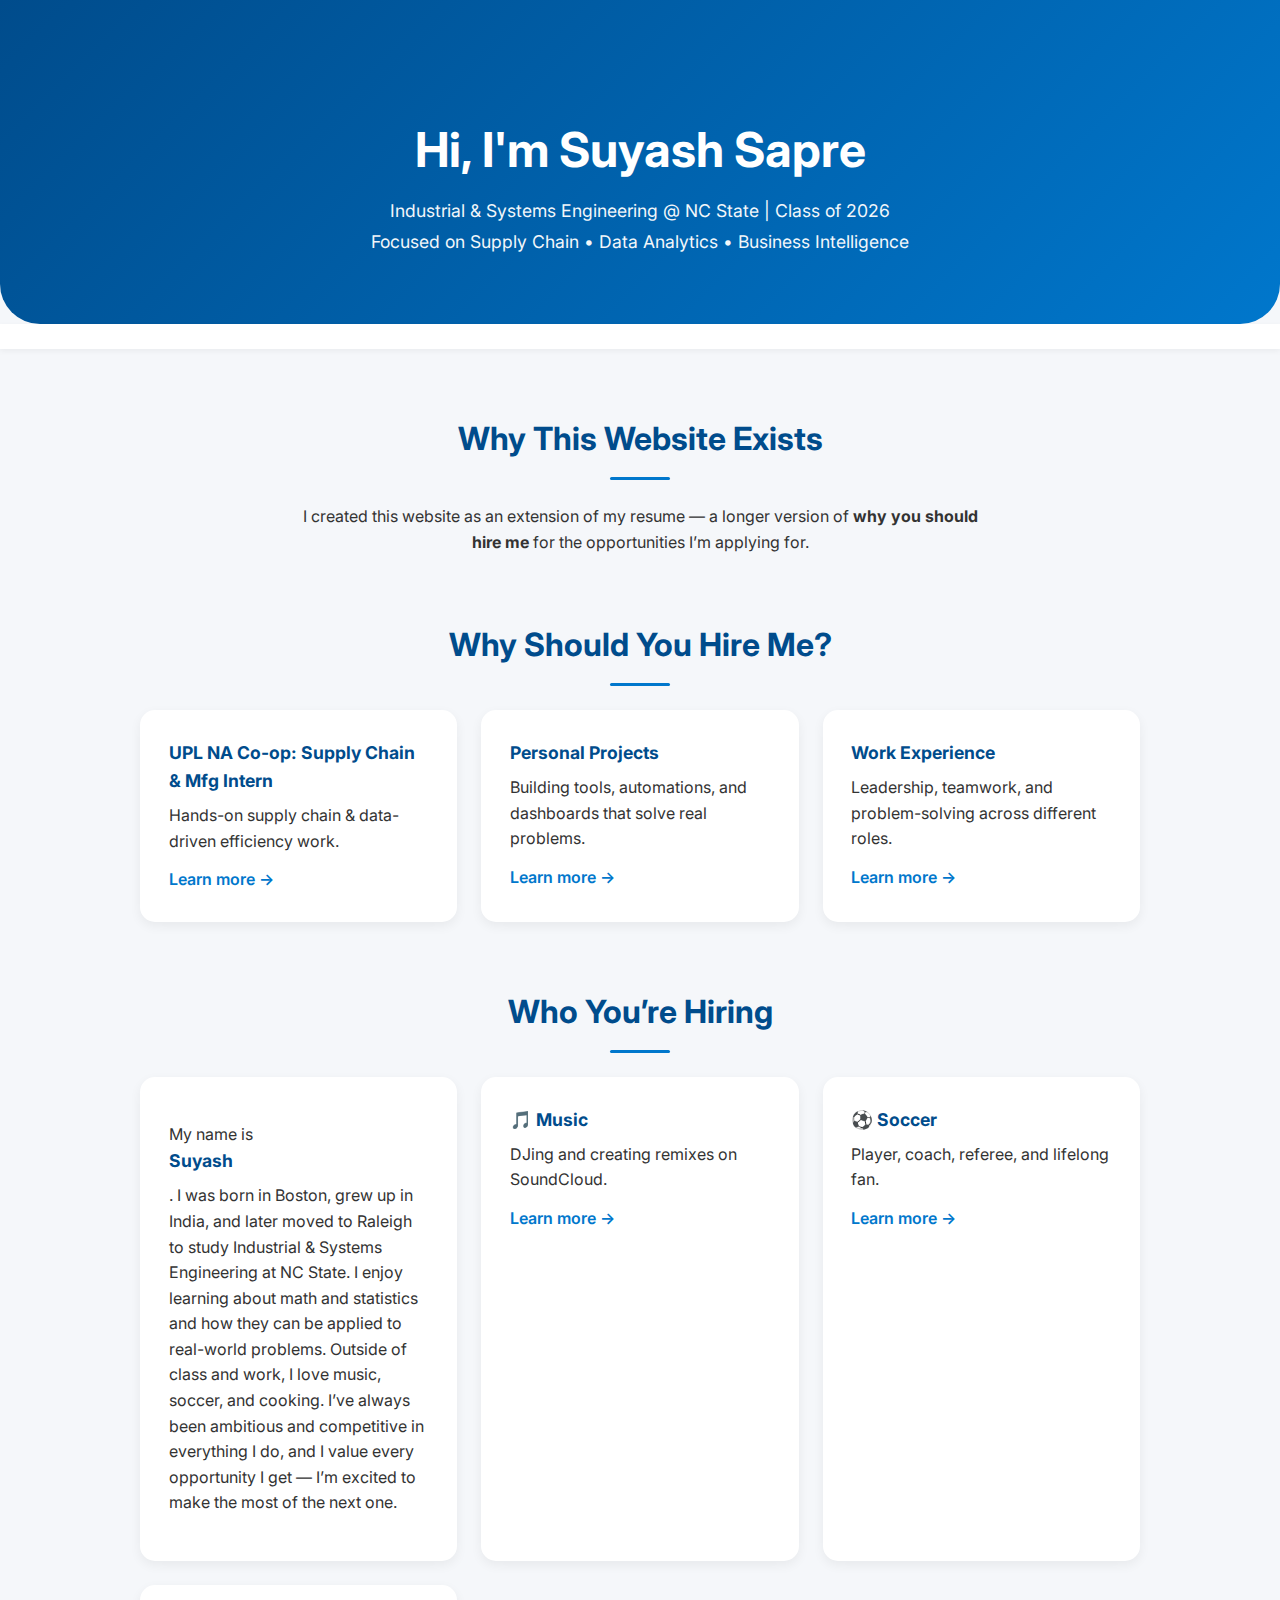
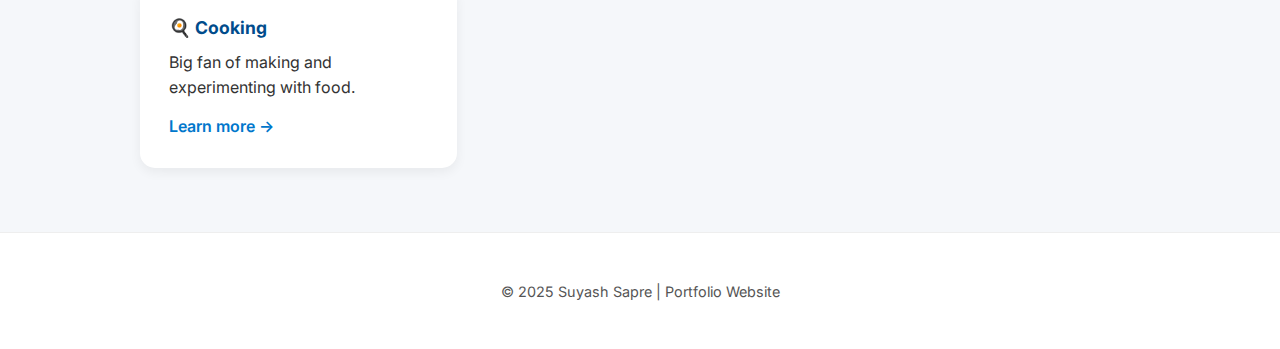
<file: index.html>
<!DOCTYPE html>
<html lang="en">
<head>
  <meta charset="UTF-8" />
  <meta name="viewport" content="width=device-width, initial-scale=1.0"/>
  <title>Suyash Sapre - Portfolio</title>
  <link href="https://fonts.googleapis.com/css2?family=Inter:wght@400;600;700&display=swap" rel="stylesheet">
  <style>
    :root {
      --blue-dark: #004c8c;
      --blue: #0077cc;
      --blue-light: #e6f3ff;
      --gray-dark: #333;
      --gray: #555;
      --gray-light: #f5f7fa;
      --white: #fff;
    }

    body {
      font-family: 'Inter', sans-serif;
      margin: 0;
      padding: 0;
      background: var(--gray-light);
      color: var(--gray-dark);
      line-height: 1.6;
    }

    /* Header */
    header {
      background: linear-gradient(135deg, var(--blue-dark), var(--blue));
      color: var(--white);
      padding: 5rem 2rem 4rem;
      text-align: center;
      border-bottom-left-radius: 40px;
      border-bottom-right-radius: 40px;
      position: relative;
    }

    header h1 {
      font-size: 3rem;
      margin-bottom: 0.5rem;
    }

    header p {
      font-size: 1.1rem;
      margin: 0.2rem 0;
      opacity: 0.95;
    }

    /* Sticky nav */
    nav {
      position: sticky;
      top: 0;
      background: var(--white);
      padding: 0.8rem;
      display: flex;
      justify-content: center;
      gap: 1.5rem;
      box-shadow: 0 2px 6px rgba(0,0,0,0.05);
      z-index: 1000;
    }

    nav a {
      text-decoration: none;
      font-weight: 600;
      color: var(--blue-dark);
      padding: 0.5rem 1rem;
      border-radius: 20px;
      transition: all 0.3s ease;
    }

    nav a:hover {
      background: var(--blue);
      color: var(--white);
    }

    /* Sections */
    section {
      max-width: 1000px;
      margin: 4rem auto;
      padding: 0 2rem;
    }

    h2 {
      font-size: 2rem;
      margin-bottom: 1.5rem;
      color: var(--blue-dark);
      text-align: center;
      position: relative;
    }

    h2::after {
      content: "";
      display: block;
      width: 60px;
      height: 3px;
      background: var(--blue);
      margin: 0.8rem auto 0;
      border-radius: 2px;
    }

    /* Card list */
    .card-list {
      display: grid;
      grid-template-columns: repeat(auto-fit, minmax(280px, 1fr));
      gap: 1.5rem;
      list-style: none;
      padding: 0;
      margin: 0;
    }

    .card-list li {
      padding: 1.8rem;
      background: var(--white);
      border-radius: 15px;
      box-shadow: 0 4px 12px rgba(0,0,0,0.06);
      transition: transform 0.25s ease, box-shadow 0.25s ease;
    }

    .card-list li:hover {
      transform: translateY(-5px);
      box-shadow: 0 8px 20px rgba(0,0,0,0.1);
    }

    .card-list strong {
      display: block;
      font-size: 1.1rem;
      margin-bottom: 0.5rem;
      color: var(--blue-dark);
    }

    .card-list a {
      color: var(--blue);
      font-weight: 600;
      text-decoration: none;
      margin-top: 0.8rem;
      display: inline-block;
    }

    .card-list a:hover {
      text-decoration: underline;
    }

    /* Footer */
    footer {
      text-align: center;
      padding: 2rem;
      background: var(--white);
      margin-top: 4rem;
      border-top: 1px solid #eee;
      font-size: 0.9rem;
      color: var(--gray);
    }
  </style>
</head>
<body>
  <header>
    <h1>Hi, I'm Suyash Sapre</h1>
    <p>Industrial & Systems Engineering @ NC State | Class of 2026</p>
    <p>Focused on Supply Chain • Data Analytics • Business Intelligence</p>
  </header>

  <nav>
  </nav>

  <section id="intro">
    <h2>Why This Website Exists</h2>
    <p style="text-align:center; max-width:700px; margin: 0 auto;">
      I created this website as an extension of my resume — a longer version of <strong>why you should hire me</strong> for the opportunities I’m applying for.
    </p>
  </section>

  <section id="reasons">
    <h2>Why Should You Hire Me?</h2>
    <ul class="card-list">
      <li>
        <strong>UPL NA Co-op: Supply Chain & Mfg Intern</strong>
        Hands-on supply chain & data-driven efficiency work. 
        <br><a href="upl-work.html">Learn more →</a>
      </li>
      <li>
        <strong>Personal Projects</strong>
        Building tools, automations, and dashboards that solve real problems. 
        <br><a href="projects.html">Learn more →</a>
      </li>
      <li>
        <strong>Work Experience</strong>
        Leadership, teamwork, and problem-solving across different roles. 
        <br><a href="experience.html">Learn more →</a>
      </li>
    </ul>
  </section>

  <section id="who">
    <h2>Who You’re Hiring</h2>
    <ul class="card-list">
      <li>
        <p>My name is <strong>Suyash</strong>. I was born in Boston, grew up in India, and later moved to Raleigh to study Industrial & Systems Engineering at NC State. I enjoy learning about math and statistics and how they can be applied to real-world problems. Outside of class and work, I love music, soccer, and cooking. I’ve always been ambitious and competitive in everything I do, and I value every opportunity I get — I’m excited to make the most of the next one.</p>
      </li>
      <li>
        <strong>🎵 Music</strong>
        DJing and creating remixes on SoundCloud.  
        <br><a href="music.html">Learn more →</a>
      </li>
      <li>
        <strong>⚽ Soccer</strong>
        Player, coach, referee, and lifelong fan.  
        <br><a href="soccer.html">Learn more →</a>
      </li>
      <li>
        <strong>🍳 Cooking</strong>
        Big fan of making and experimenting with food.  
        <br><a href="cooking.html">Learn more →</a>
      </li>
    </ul>
  </section>

  <footer>
    <p>© 2025 Suyash Sapre | Portfolio Website</p>
  </footer>
</body>
</html>
</file>
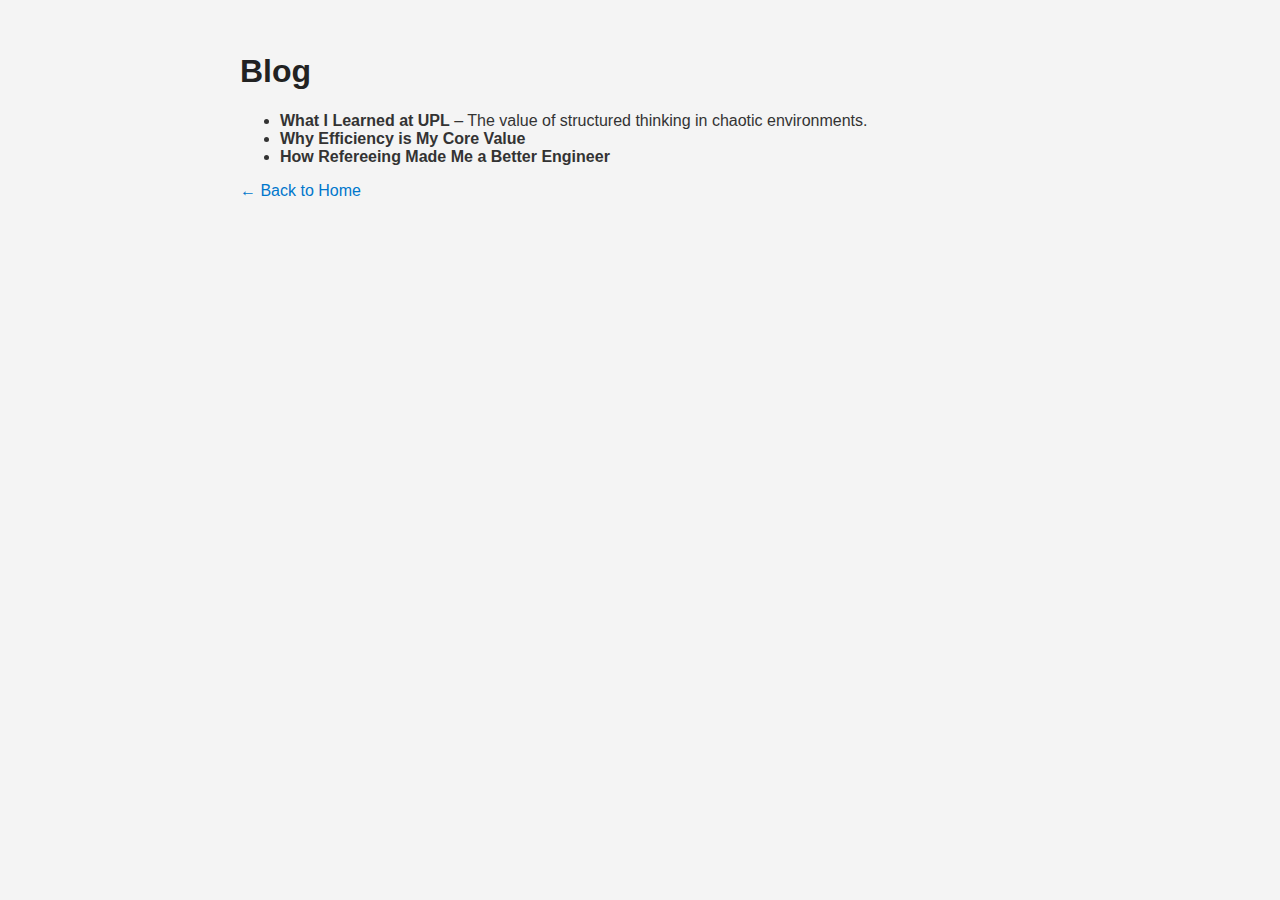
<file: blog.html>
<!DOCTYPE html>
<html lang="en">
<head><meta charset="UTF-8"><title>Blog</title><link rel="stylesheet" href="style.css" /></head>
<body><h1>Blog</h1>
<ul>
  <li><strong>What I Learned at UPL</strong> – The value of structured thinking in chaotic environments.</li>
  <li><strong>Why Efficiency is My Core Value</strong></li>
  <li><strong>How Refereeing Made Me a Better Engineer</strong></li>
</ul>
<a href="index.html">← Back to Home</a>
</body>
</html>
</file>
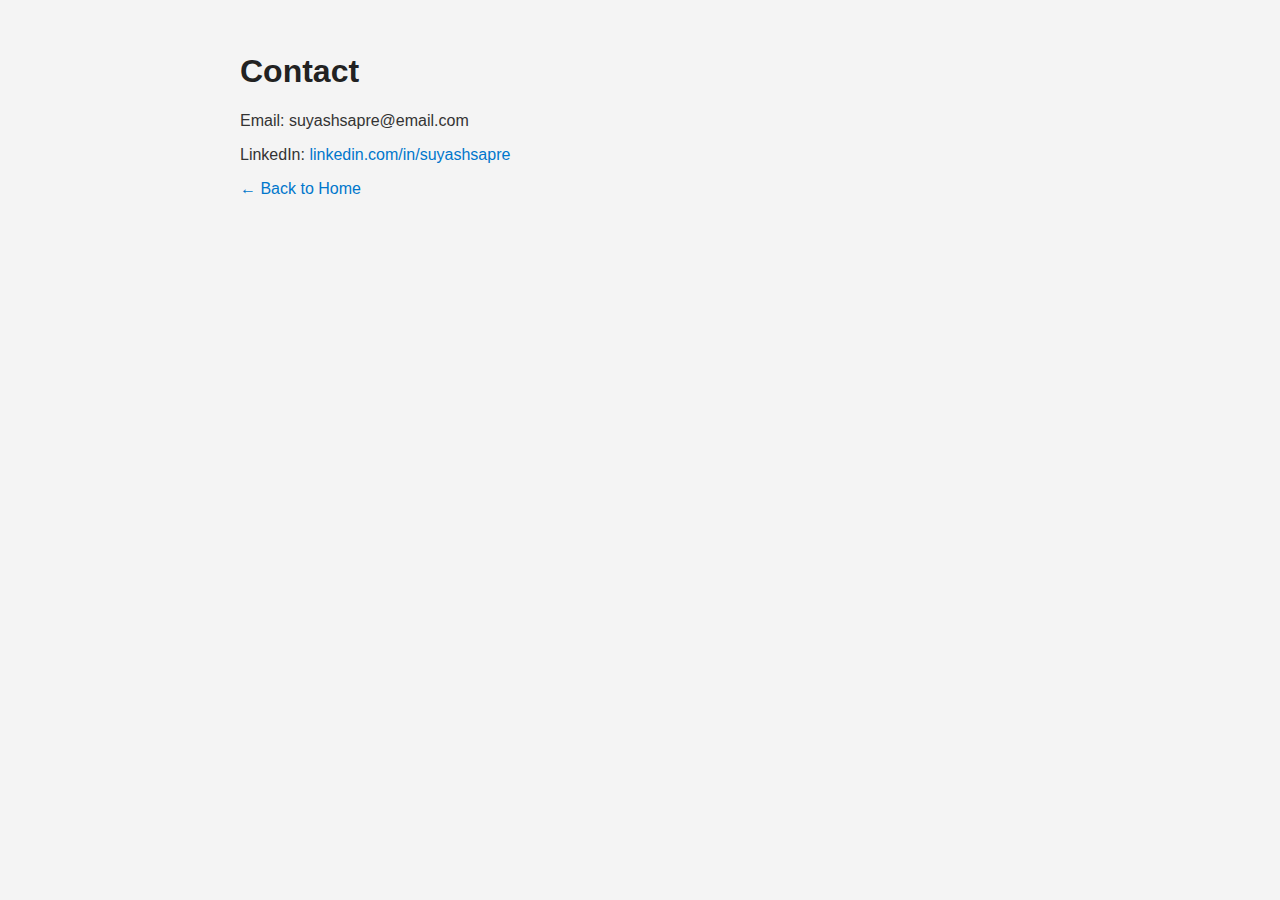
<file: contact.html>
<!DOCTYPE html>
<html lang="en">
<head><meta charset="UTF-8"><title>Contact</title><link rel="stylesheet" href="style.css" /></head>
<body><h1>Contact</h1>
<p>Email: suyashsapre@email.com</p>
<p>LinkedIn: <a href="https://www.linkedin.com/in/suyashsapre/">linkedin.com/in/suyashsapre</a></p>
<a href="index.html">← Back to Home</a>
</body>
</html>
</file>
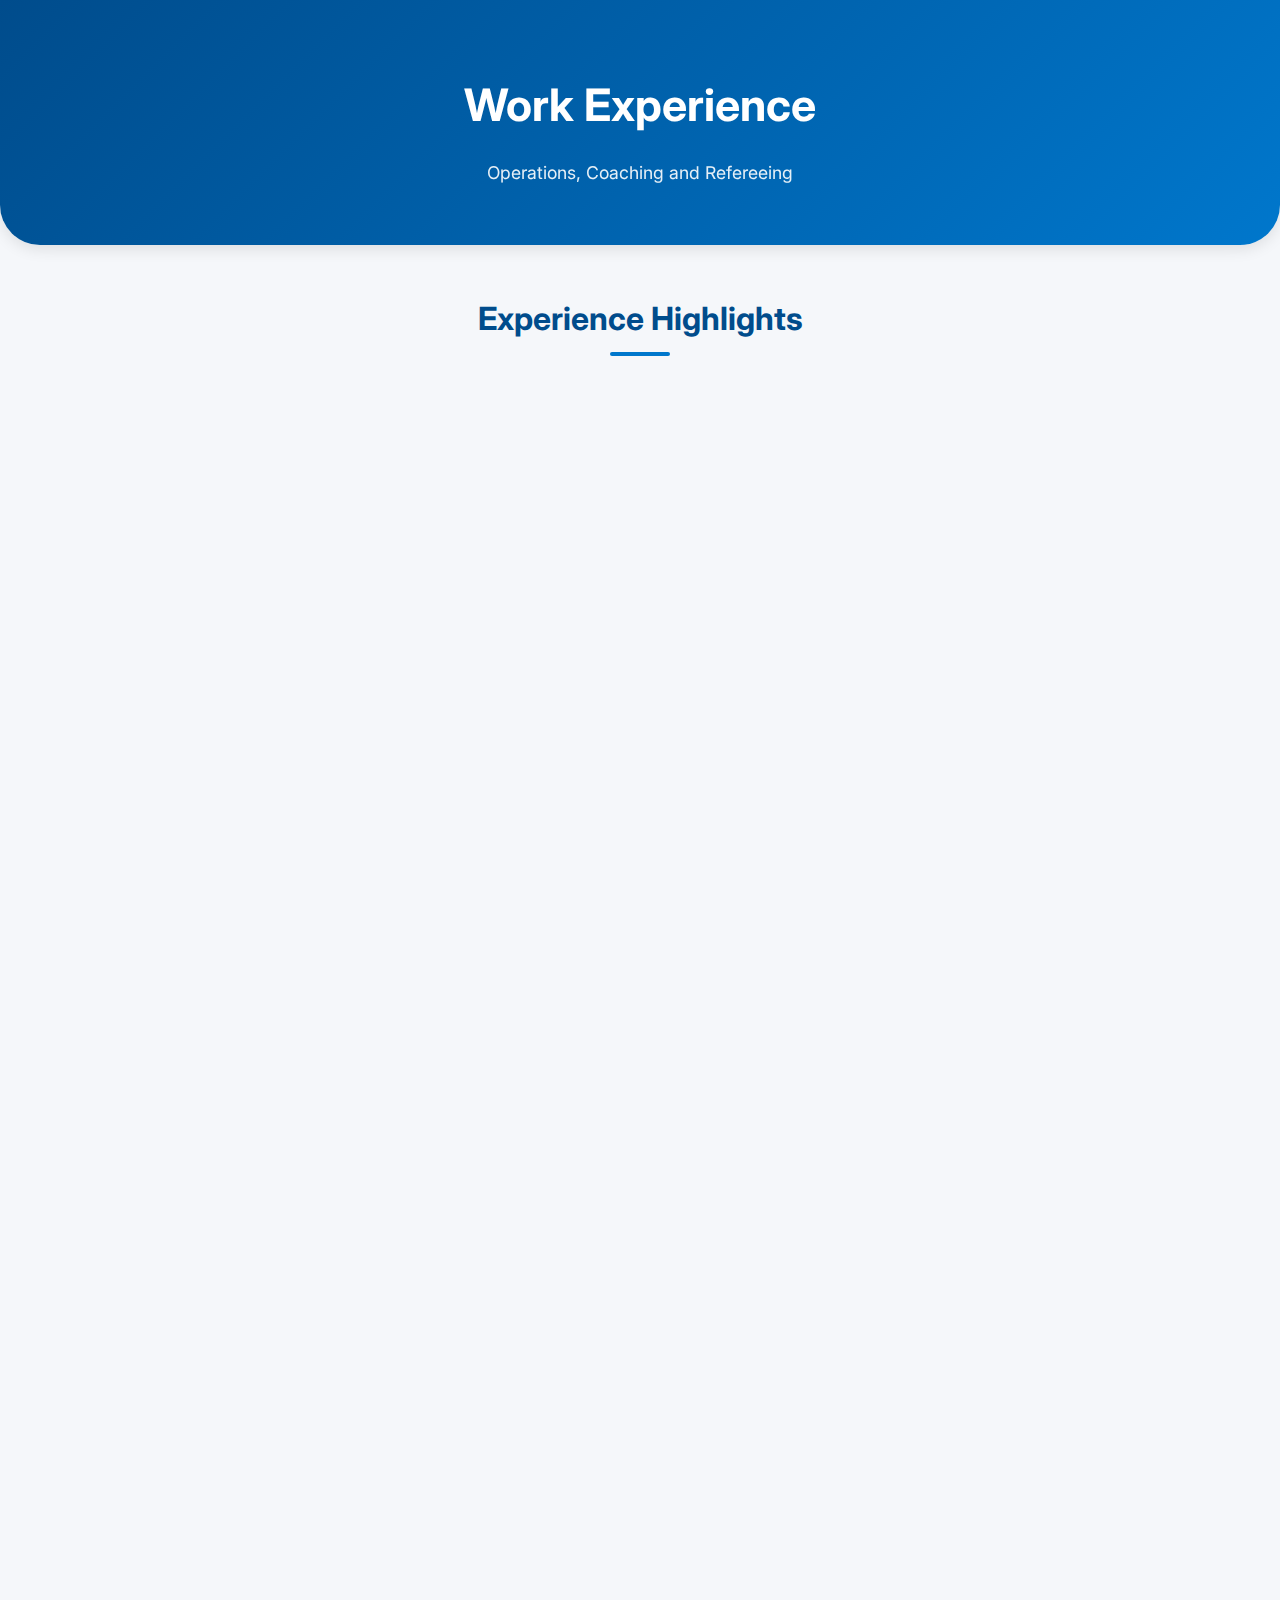
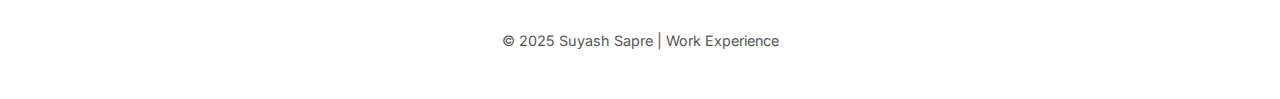
<file: experience.html>
<!DOCTYPE html>
<html lang="en">
<head>
  <meta charset="UTF-8" />
  <meta name="viewport" content="width=device-width, initial-scale=1.0"/>
  <title>Work Experience - Suyash Sapre</title>
  <link href="https://fonts.googleapis.com/css2?family=Inter:wght@400;600;700&display=swap" rel="stylesheet">
  <style>
    :root {
      --blue-dark: #004c8c;
      --blue: #0077cc;
      --blue-light: #e6f3ff;
      --gray-dark: #333;
      --gray: #555;
      --gray-light: #f5f7fa;
      --white: #fff;
      --shadow: 0 4px 15px rgba(0,0,0,0.1);
    }

    body {
      font-family: 'Inter', sans-serif;
      margin: 0;
      padding: 0;
      background: var(--gray-light);
      color: var(--gray-dark);
      line-height: 1.6;
    }

    /* Sticky header with gradient shrink */
    header {
      position: sticky;
      top: 0;
      z-index: 1000;
      background: linear-gradient(135deg, var(--blue-dark), var(--blue));
      color: var(--white);
      padding: 2.5rem 2rem;
      text-align: center;
      border-bottom-left-radius: 40px;
      border-bottom-right-radius: 40px;
      box-shadow: var(--shadow);
      transition: padding 0.3s ease;
    }

    header h1 {
      font-size: 2.8rem;
      margin-bottom: 0.3rem;
    }

    header p {
      font-size: 1.1rem;
      opacity: 0.9;
    }

    .container {
      max-width: 1000px;
      margin: 3rem auto;
      padding: 0 1.5rem;
    }

    h2 {
      font-size: 2rem;
      margin-bottom: 2rem;
      color: var(--blue-dark);
      text-align: center;
      position: relative;
    }

    h2::after {
      content: "";
      display: block;
      width: 60px;
      height: 4px;
      margin: 0.5rem auto;
      background: var(--blue);
      border-radius: 2px;
    }

    .experience-card {
      background: var(--white);
      border-radius: 15px;
      padding: 1.8rem;
      margin-bottom: 2rem;
      box-shadow: var(--shadow);
      transition: transform 0.25s ease, box-shadow 0.25s ease;
      border-left: 6px solid var(--blue);
      opacity: 0;
      transform: translateY(30px);
      animation: fadeInUp 0.8s forwards;
    }

    .experience-card:hover {
      transform: translateY(-6px);
      box-shadow: 0 6px 18px rgba(0,0,0,0.12);
    }

    .experience-card h3 {
      margin-top: 0;
      margin-bottom: 0.3rem;
      color: var(--blue-dark);
      font-size: 1.4rem;
    }

    .experience-card p {
      margin: 0.4rem 0;
    }

    .experience-card strong {
      color: var(--blue);
    }

    .skills {
      margin-top: 0.8rem;
      font-size: 0.95rem;
      color: var(--gray);
      background: var(--blue-light);
      padding: 0.5rem 1rem;
      border-radius: 8px;
      display: inline-block;
    }

    /* Responsive Google Slides */
    .slides-wrapper {
      position: relative;
      padding-top: 56.25%; /* 16:9 ratio */
      margin-top: 1rem;
      border-radius: 12px;
      overflow: hidden;
    }
    .slides-wrapper iframe {
      position: absolute;
      top: 0;
      left: 0;
      width: 100%;
      height: 100%;
      border: none;
    }

    footer {
      text-align: center;
      padding: 2rem;
      background: var(--white);
      margin-top: 3rem;
      border-top: 1px solid #eee;
      font-size: 0.9rem;
      color: var(--gray);
    }

    /* Fade-in animation */
    @keyframes fadeInUp {
      from { opacity: 0; transform: translateY(30px); }
      to { opacity: 1; transform: translateY(0); }
    }
  </style>
</head>
<body>
  <header>
    <h1>Work Experience</h1>
    <p>Operations, Coaching and Refereeing</p>
  </header>

  <div class="container">
    <h2>Experience Highlights</h2>

    <!-- David Phillips Internship -->
    <div class="experience-card">
      <h3>Operations Intern</h3>
      <p><strong>David Phillips</strong> · Jun 2023 – Aug 2023 · London, UK</p>
      <p>Audited 1,000+ live inventory products; identified 500+ critical data gaps (range names, gross weights, unit volumes).</p>
      <p>Benchmarked Amazon & London Furniture Co. naming standards; created scalable product naming conventions.</p>
      <p>Proposed new data validation & governance processes to enhance forecasting reliability.</p>
      <p>Analyzed purchasing data in Excel to estimate carbon footprint for ESG reporting.</p>
      <p><em>Expanded business efficiency by standardizing workflows, improving transparency, and aligning data management with ESG objectives.</em></p>
      <p class="skills">Skills: Microsoft Excel · Data Analysis · ESG · Vendor Management · Operations Strategy</p>
      <!-- Responsive Google Slides -->
      <div class="slides-wrapper">
        <iframe src="https://docs.google.com/presentation/d/e/2PACX-1vSr3q_IBYc_Z98jz7SUSoedJ48rMlKGrOdl81Mp3jVtitYWOVbt669JPHs3WzkfOw/pubembed?start=true&loop=true&delayms=3000" frameborder="0" width="1920" height="1109" allowfullscreen="true" mozallowfullscreen="true" webkitallowfullscreen="true"></iframe>
      </div>
    </div>

    <!-- Game Day Staff -->
    <div class="experience-card">
      <h3>Game Day Staff</h3>
      <p><strong>North Carolina Football Club</strong> · Aug 2024 – Oct 2024 · Raleigh, NC</p>
      <p>Supported NCFC and NC Courage game days by assisting with logistics, security checkpoints, ticketing, and fan engagement.</p>
      <p><em>Enhanced fan experience while ensuring smooth stadium operations under high-pressure environments.</em></p>
      <p class="skills">Skills: Organization · Task Execution · Communication</p>
    </div>

    <!-- Sports Programs Evaluator -->
    <div class="experience-card">
      <h3>Sports Programs Evaluator</h3>
      <p><strong>NC State University</strong> · Jan 2023 – May 2023 · Raleigh, NC</p>
      <p>Trained new intramural officials and acted as a clinician to evaluate referees’ performance.</p>
      <p><em>Helped raise officiating standards by mentoring peers and fostering a culture of accountability.</em></p>
      <p class="skills">Skills: Communication · Team Leadership · Organization</p>
    </div>

    <!-- Sports Program Official -->
    <div class="experience-card">
      <h3>Sports Program Official</h3>
      <p><strong>NC State University</strong> · Aug 2022 – Dec 2022 · Raleigh-Durham, NC</p>
      <p>Officiated intramural soccer leagues, ensuring player safety and fair play. Awarded the Iron Wolf Soccer Official Award.</p>
      <p><em>Recognized for consistency and integrity in officiating across competitive environments.</em></p>
      <p class="skills">Skills: Leadership · Refereeing · Communication</p>
    </div>

    <!-- Refereeing Roles -->
    <div class="experience-card">
      <h3>Regional Referee</h3>
      <p><strong>U.S. Soccer Federation</strong> · Feb 2024 – Present · Raleigh, NC</p>
      <p>Officiated youth and adult leagues/tournaments including USYS NL, ECNL, NPL, MLS Next, USL2, USLW, UPSL, NPSL, and NCSL.</p>
      <p><em>Built adaptability by refereeing diverse competitive levels under strict regulatory frameworks.</em></p>
    </div>

    <div class="experience-card">
      <h3>Grassroots Referee</h3>
      <p><strong>U.S. Soccer Federation</strong> · Sep 2022 – Feb 2024 · United States</p>
      <p>Officiated grassroots and competitive matches across multiple age groups and leagues.</p>
      <p><em>Established credibility through reliable officiating, enabling progression to advanced regional licensing.</em></p>
    </div>

    <!-- Coaching Roles -->
    <div class="experience-card">
      <h3>Seasonal Soccer Coach</h3>
      <p><strong>North Carolina FC Youth</strong> · Feb 2025 – Apr 2025 · Raleigh, NC</p>
      <p>Led weekly sessions at JDP North and Kickstarters, developing technical skills for young players.</p>
      <p><em>Inspired enthusiasm for soccer by combining fun with structured technical learning.</em></p>
    </div>

    <div class="experience-card">
      <h3>Soccer Coach</h3>
      <p><strong>Footie First Academy</strong> · Sep 2021 – Jul 2022 · Mumbai, India</p>
      <p>Coached kids aged 5–11, organized tournaments, and launched a new training center through marketing and trial sessions.</p>
      <p><em>Contributed to grassroots development by training 200+ young players and strengthening the academy’s reach.</em></p>
      <p class="skills">Skills: Coaching · Player Development · Team Leadership</p>
    </div>
  </div>

  <footer>
    <p>© 2025 Suyash Sapre | Work Experience</p>
  </footer>
</body>
</html>
</file>
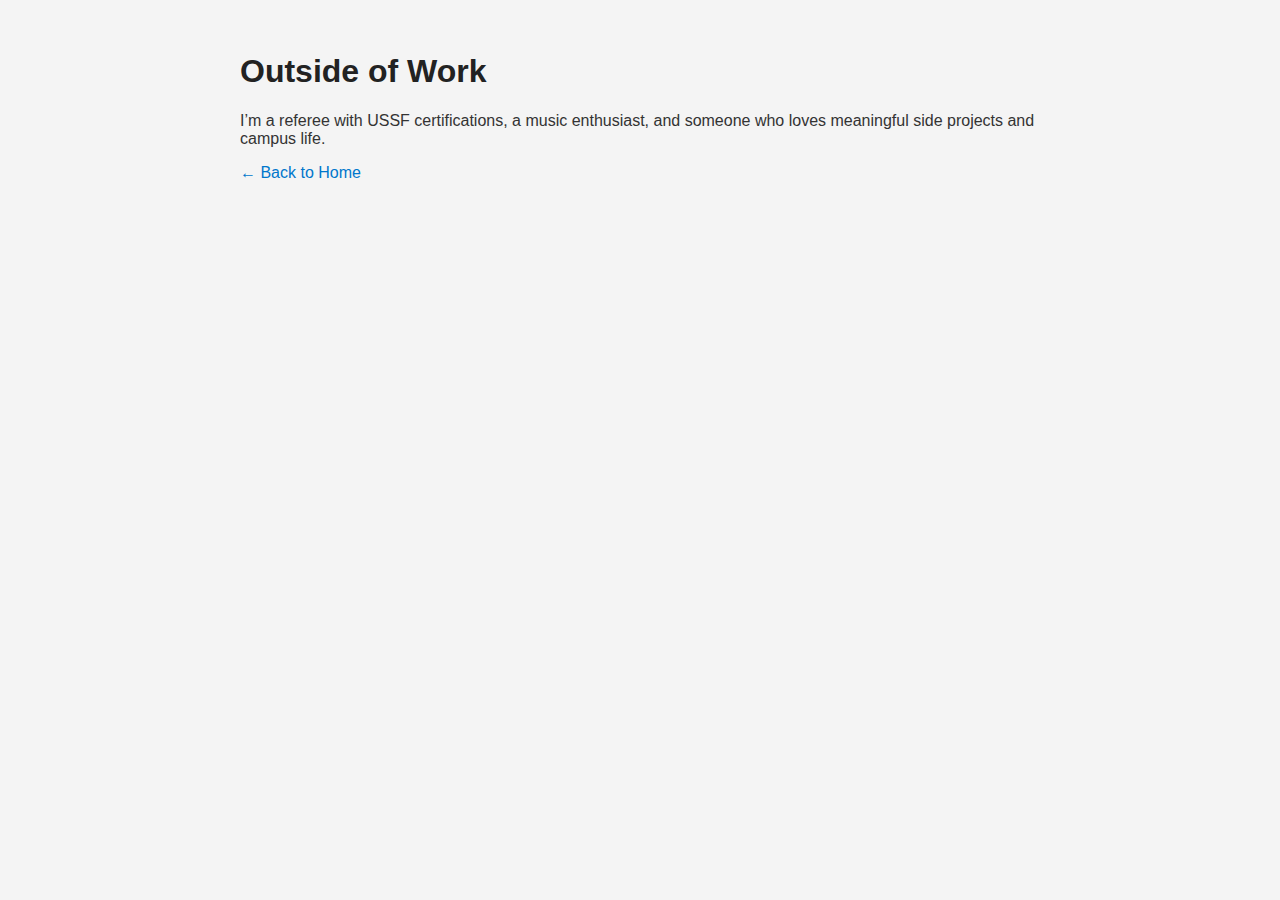
<file: outside.html>
<!DOCTYPE html>
<html lang="en">
<head><meta charset="UTF-8"><title>Outside of Work</title><link rel="stylesheet" href="style.css" /></head>
<body><h1>Outside of Work</h1>
<p>I’m a referee with USSF certifications, a music enthusiast, and someone who loves meaningful side projects and campus life.</p>
<a href="index.html">← Back to Home</a>
</body>
</html>
</file>
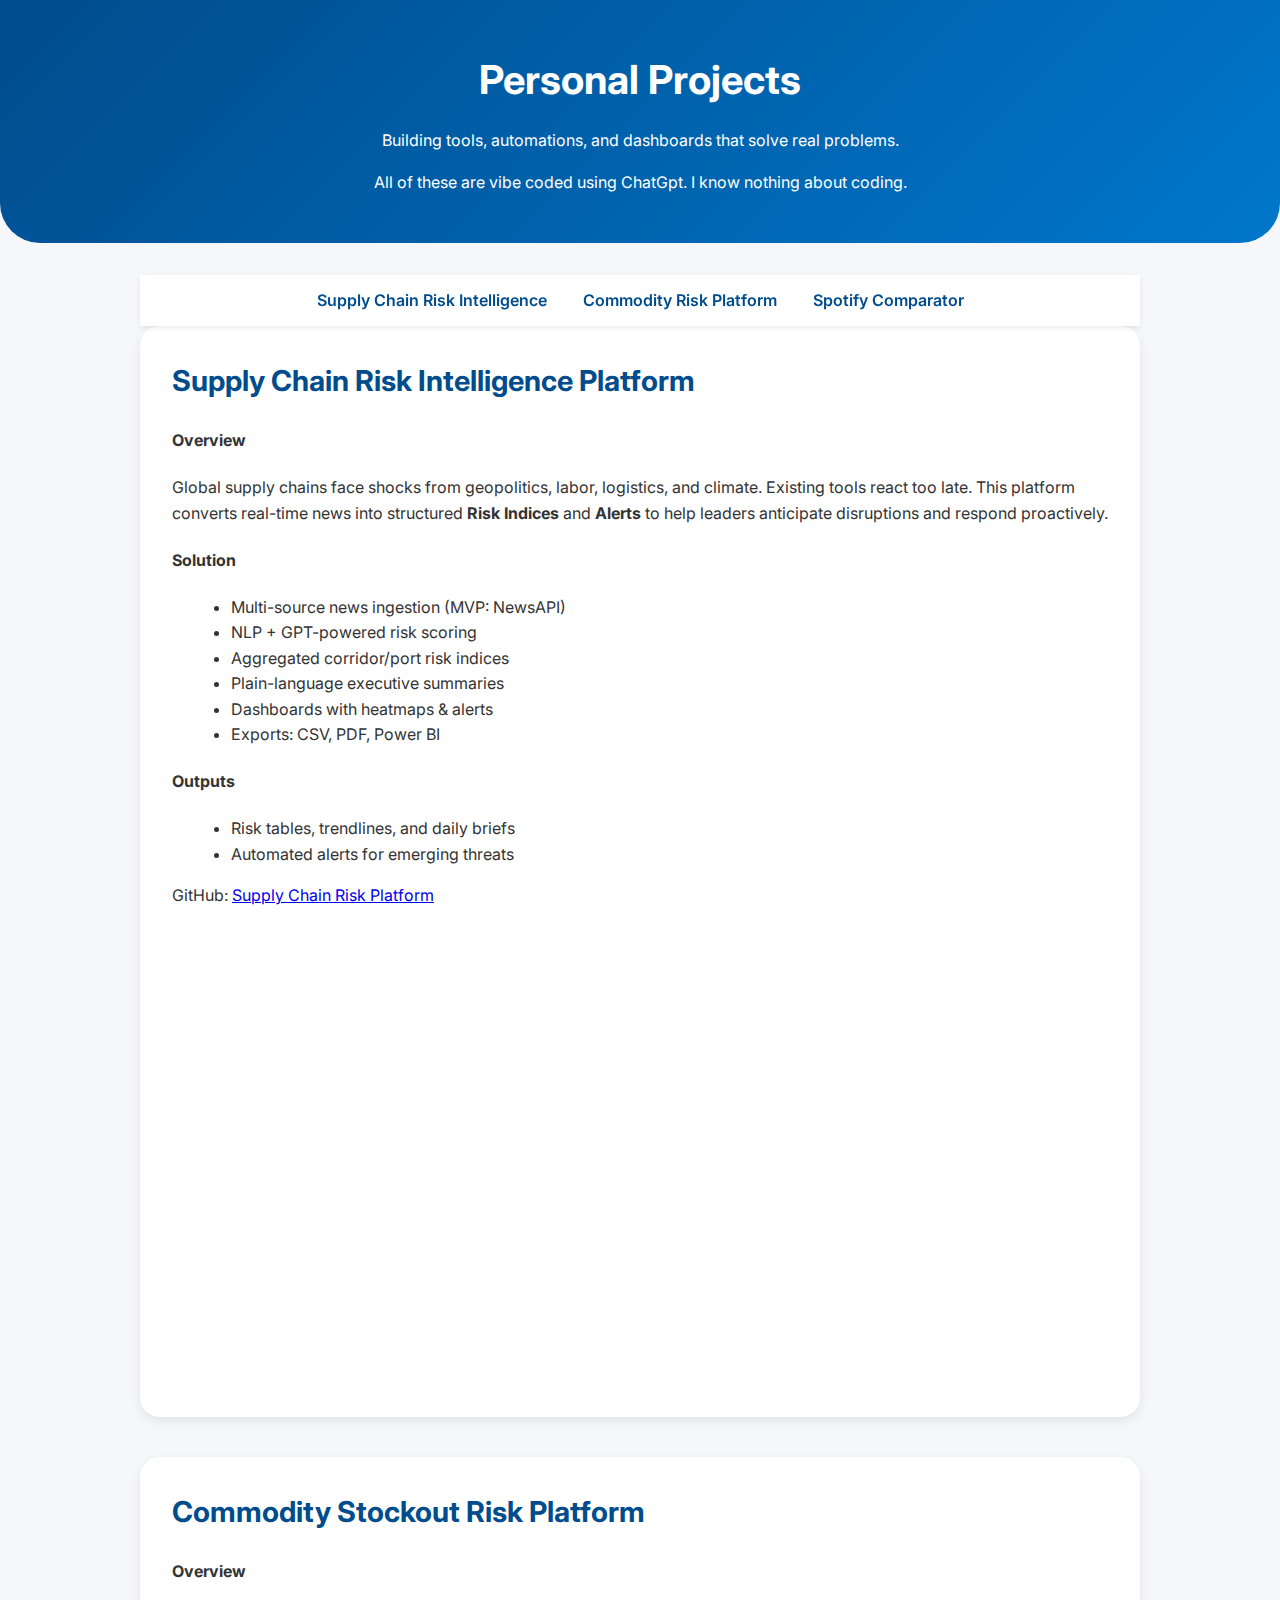
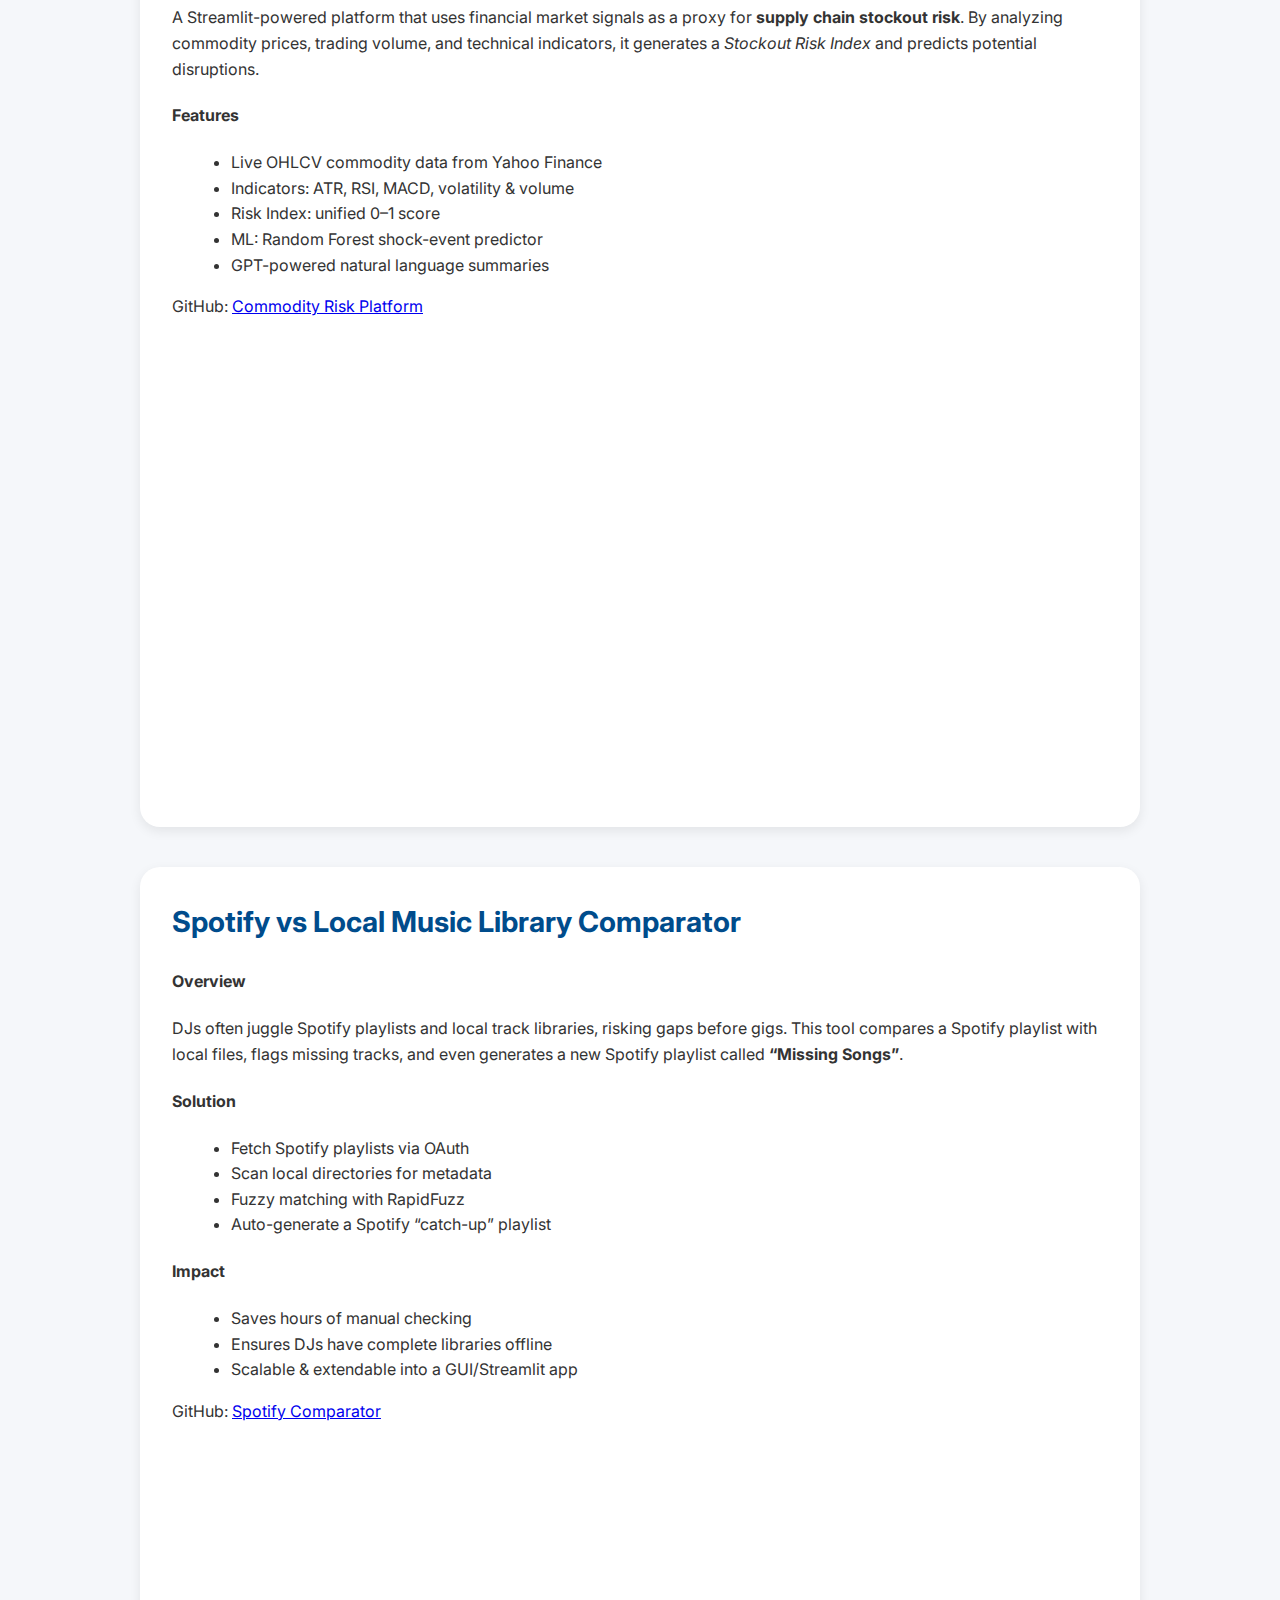
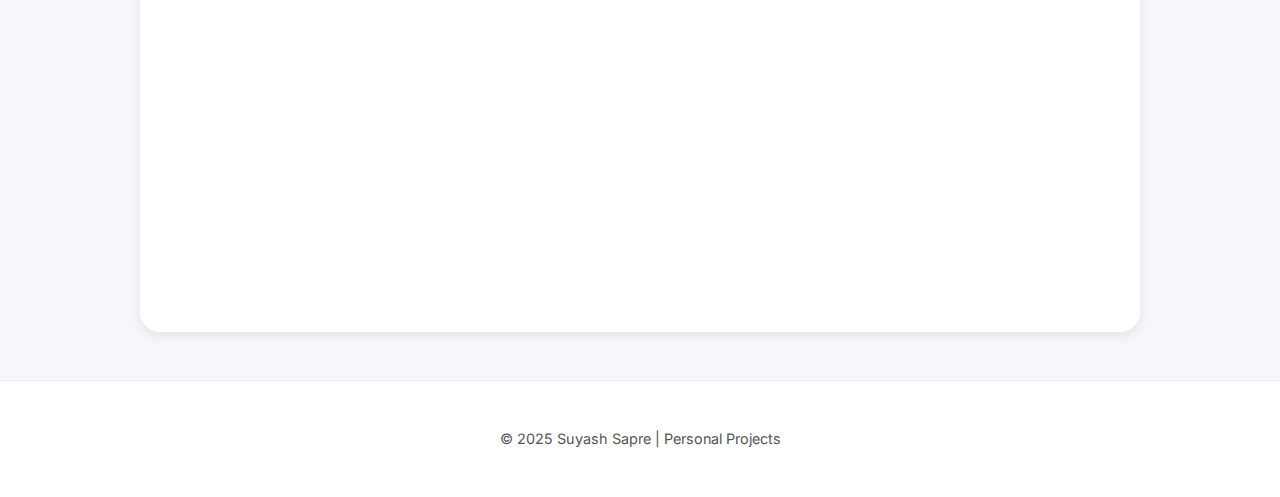
<file: projects.html>
<!DOCTYPE html>
<html lang="en">
<head>
  <meta charset="UTF-8" />
  <meta name="viewport" content="width=device-width, initial-scale=1.0"/>
  <title>Personal Projects - Suyash Sapre</title>
  <link href="https://fonts.googleapis.com/css2?family=Inter:wght@400;600;700&display=swap" rel="stylesheet">
  <style>
    body {
      font-family: 'Inter', sans-serif;
      margin: 0;
      padding: 0;
      background: #f5f7fa;
      color: #333;
      line-height: 1.6;
    }
    header {
      background: linear-gradient(135deg, #004c8c, #0077cc);
      color: white;
      text-align: center;
      padding: 3rem 1rem 2rem;
      border-bottom-left-radius: 40px;
      border-bottom-right-radius: 40px;
    }
    header h1 {
      margin: 0 0 1rem;
      font-size: 2.5rem;
    }
    nav {
      position: sticky;
      top: 0;
      background: #fff;
      padding: 0.8rem 1rem;
      text-align: center;
      box-shadow: 0 2px 6px rgba(0,0,0,0.08);
      z-index: 1000;
    }
    nav a {
      margin: 0 1rem;
      color: #004c8c;
      font-weight: 600;
      text-decoration: none;
      transition: color 0.2s;
    }
    nav a:hover {
      color: #0077cc;
    }
    section {
      max-width: 1000px;
      margin: 2rem auto;
      padding: 0 1.5rem;
    }
    h2 {
      color: #004c8c;
      font-size: 1.8rem;
      margin-top: 1rem;
    }
    .project-card {
      background: #fff;
      padding: 2rem;
      border-radius: 20px;
      margin-bottom: 2.5rem;
      box-shadow: 0 4px 12px rgba(0,0,0,0.08);
      transition: transform 0.2s, box-shadow 0.2s;
    }
    .project-card:hover {
      transform: translateY(-5px);
      box-shadow: 0 8px 20px rgba(0,0,0,0.12);
    }
    .project-card h2 {
      margin-top: 0;
    }
    .project-card ul {
      margin: 0.5rem 0 1rem 1.2rem;
    }
    iframe {
      width: 100%;
      height: 420px;
      border: none;
      border-radius: 12px;
      margin: 1rem 0;
    }
    footer {
      text-align: center;
      padding: 2rem;
      font-size: 0.9rem;
      color: #555;
      background: #fff;
      margin-top: 3rem;
      border-top: 1px solid #eee;
    }
  </style>
</head>
<body>
  <header>
    <h1>Personal Projects</h1>
    <p>Building tools, automations, and dashboards that solve real problems.</p>
    <p>All of these are vibe coded using ChatGpt. I know nothing about coding.</p>
  
  </header>

  <section>
    <!-- Navigation -->
    <nav>
      <a href="#supply-chain">Supply Chain Risk Intelligence</a>
      <a href="#commodity-risk">Commodity Risk Platform</a>
      <a href="#spotify-comparator">Spotify Comparator</a>
    </nav>

    <!-- Project 1: Supply Chain Risk Intelligence -->
    <div class="project-card" id="supply-chain">
      <h2>Supply Chain Risk Intelligence Platform</h2>
      <h4>Overview</h4>
      <p>
        Global supply chains face shocks from geopolitics, labor, logistics, and climate. 
        Existing tools react too late. This platform converts real-time news into structured 
        <strong>Risk Indices</strong> and <strong>Alerts</strong> to help leaders anticipate disruptions 
        and respond proactively.
      </p>
      <h4>Solution</h4>
      <ul>
        <li>Multi-source news ingestion (MVP: NewsAPI)</li>
        <li>NLP + GPT-powered risk scoring</li>
        <li>Aggregated corridor/port risk indices</li>
        <li>Plain-language executive summaries</li>
        <li>Dashboards with heatmaps & alerts</li>
        <li>Exports: CSV, PDF, Power BI</li>
      </ul>
      <h4>Outputs</h4>
      <ul>
        <li>Risk tables, trendlines, and daily briefs</li>
        <li>Automated alerts for emerging threats</li>
      </ul>
      <p>GitHub: <a href="https://github.com/suyashh77/Supply-Chain-Intelligence-Plaform" target="_blank">Supply Chain Risk Platform</a></p>
      <iframe src="https://drive.google.com/file/d/18RALz-VznoIOipr43YpK6iHLwOuntwRp/preview" allow="autoplay" allowfullscreen></iframe>
    </div>

    <!-- Project 2: Commodity Stockout Risk -->
    <div class="project-card" id="commodity-risk">
      <h2>Commodity Stockout Risk Platform</h2>
      <h4>Overview</h4>
      <p>
        A Streamlit-powered platform that uses financial market signals as a 
        proxy for <strong>supply chain stockout risk</strong>. By analyzing commodity 
        prices, trading volume, and technical indicators, it generates a 
        <em>Stockout Risk Index</em> and predicts potential disruptions.
      </p>
      <h4>Features</h4>
      <ul>
        <li>Live OHLCV commodity data from Yahoo Finance</li>
        <li>Indicators: ATR, RSI, MACD, volatility & volume</li>
        <li>Risk Index: unified 0–1 score</li>
        <li>ML: Random Forest shock-event predictor</li>
        <li>GPT-powered natural language summaries</li>
      </ul>
      <p>GitHub: <a href="https://github.com/suyashh77/Commodity-Stockout-Risk-Platform" target="_blank">Commodity Risk Platform</a></p>
      <iframe src="https://drive.google.com/file/d/1tuvD6E9Zwz8vAEsI-k6sBA_TvkIeRedI/preview" allow="autoplay" allowfullscreen></iframe>
    </div>

    <!-- Project 3: Spotify Comparator -->
    <div class="project-card" id="spotify-comparator">
      <h2>Spotify vs Local Music Library Comparator</h2>
      <h4>Overview</h4>
      <p>
        DJs often juggle Spotify playlists and local track libraries, risking gaps before gigs. 
        This tool compares a Spotify playlist with local files, flags missing tracks, 
        and even generates a new Spotify playlist called <strong>“Missing Songs”</strong>.
      </p>
      <h4>Solution</h4>
      <ul>
        <li>Fetch Spotify playlists via OAuth</li>
        <li>Scan local directories for metadata</li>
        <li>Fuzzy matching with RapidFuzz</li>
        <li>Auto-generate a Spotify “catch-up” playlist</li>
      </ul>
      <h4>Impact</h4>
      <ul>
        <li>Saves hours of manual checking</li>
        <li>Ensures DJs have complete libraries offline</li>
        <li>Scalable & extendable into a GUI/Streamlit app</li>
      </ul>
      <p>GitHub: <a href="https://github.com/suyashh77/spotify_comparer" target="_blank">Spotify Comparator</a></p>
      <iframe src="https://drive.google.com/file/d/1YNyamccPqtCf4cQdMOBhRGAU0phI8LHy/preview" allow="autoplay" allowfullscreen></iframe>
    </div>
  </section>

  <footer>
    <p>© 2025 Suyash Sapre | Personal Projects</p>
  </footer>
</body>
</html>
</file>
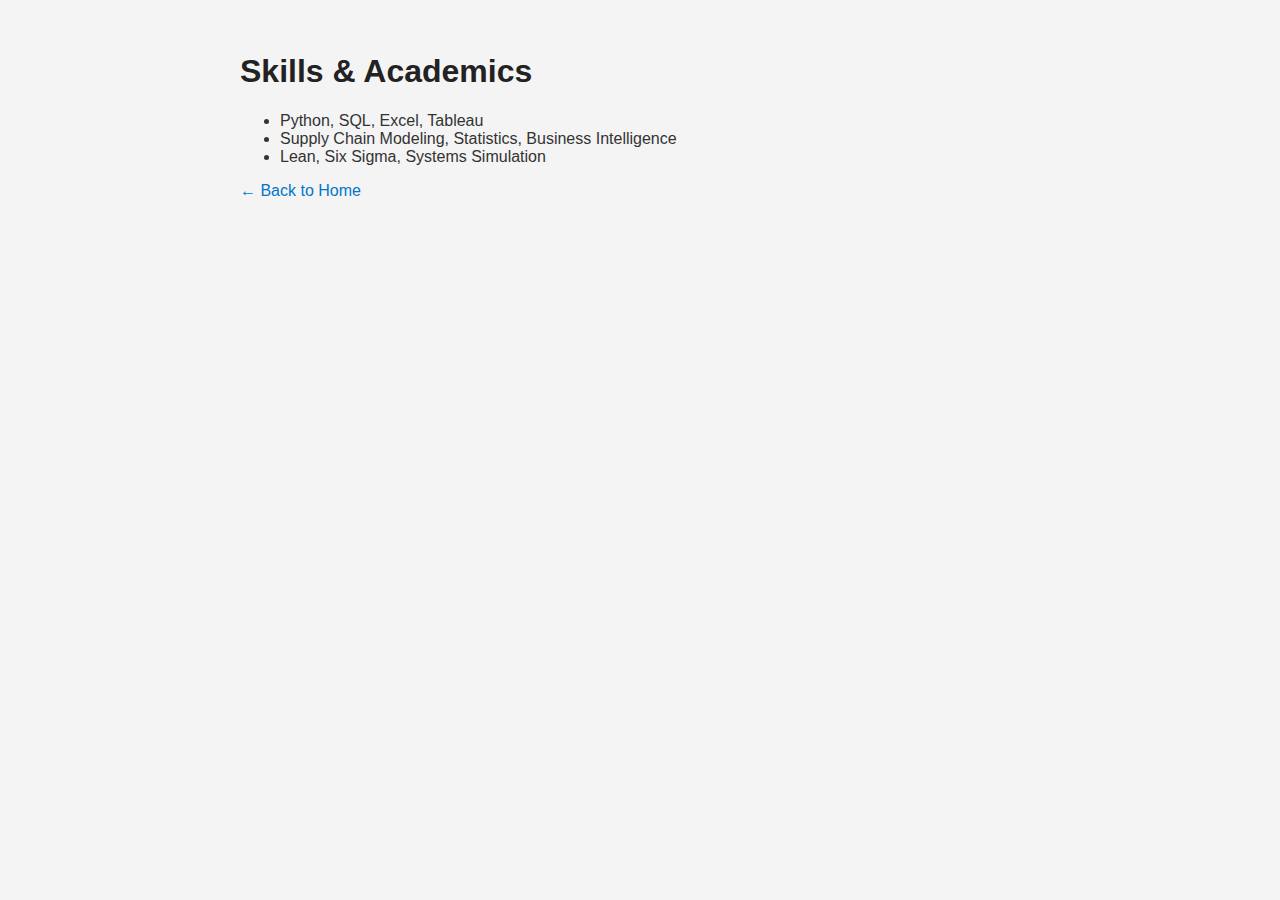
<file: skills.html>
<!DOCTYPE html>
<html lang="en">
<head><meta charset="UTF-8"><title>Skills & Academics</title><link rel="stylesheet" href="style.css" /></head>
<body><h1>Skills & Academics</h1>
<ul>
  <li>Python, SQL, Excel, Tableau</li>
  <li>Supply Chain Modeling, Statistics, Business Intelligence</li>
  <li>Lean, Six Sigma, Systems Simulation</li>
</ul>
<a href="index.html">← Back to Home</a>
</body>
</html>
</file>
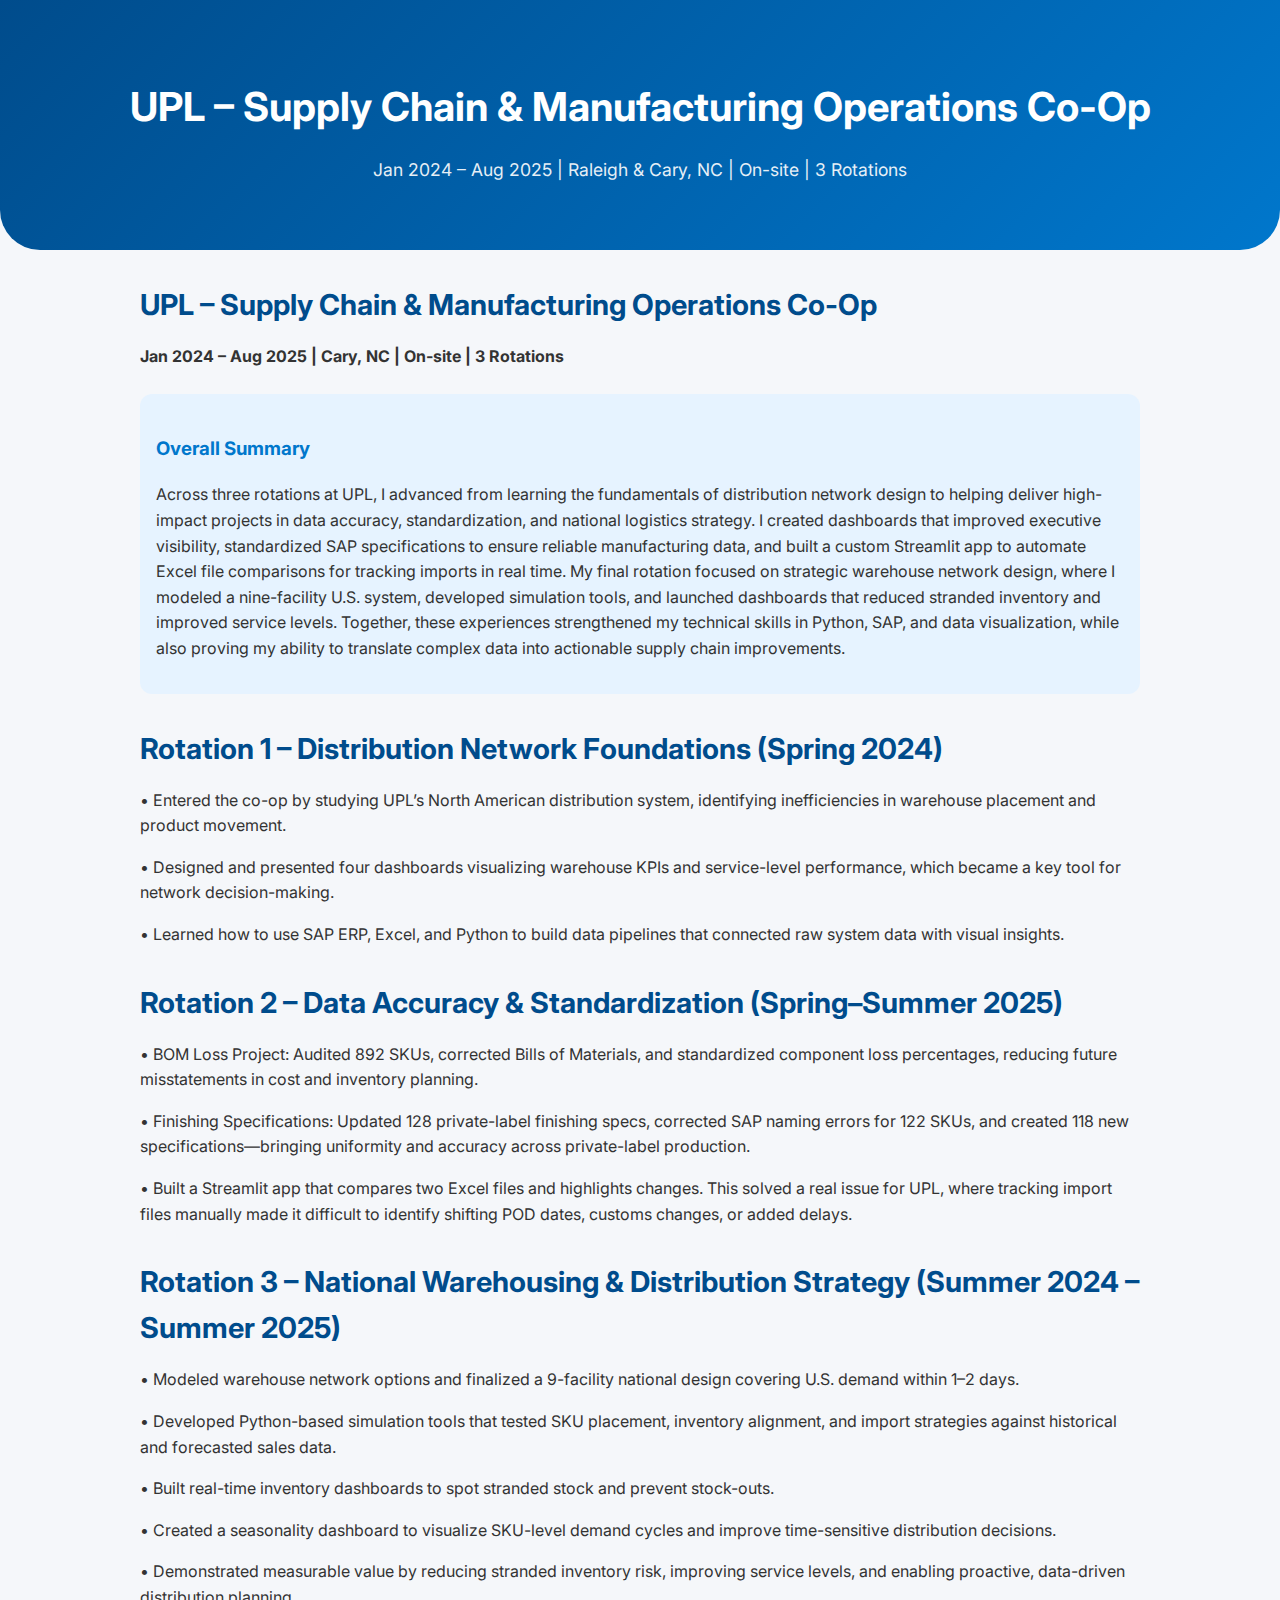
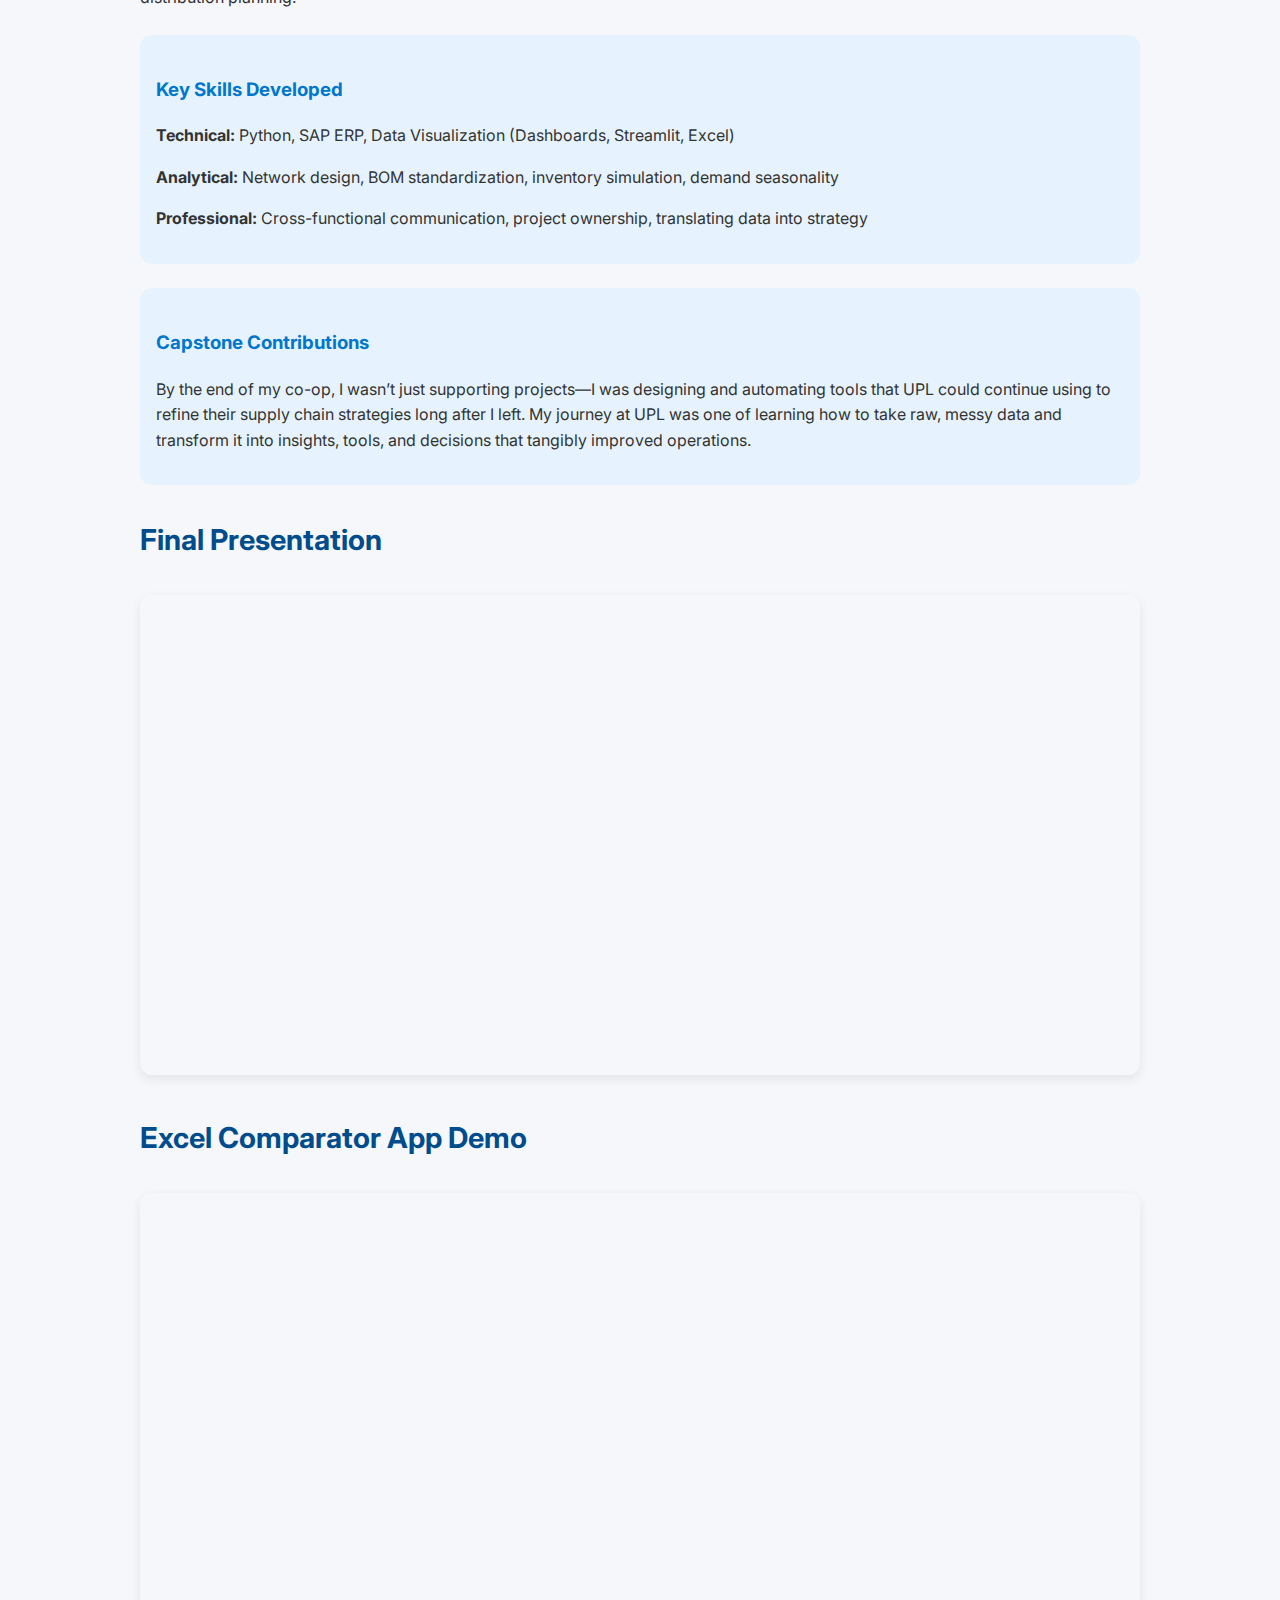
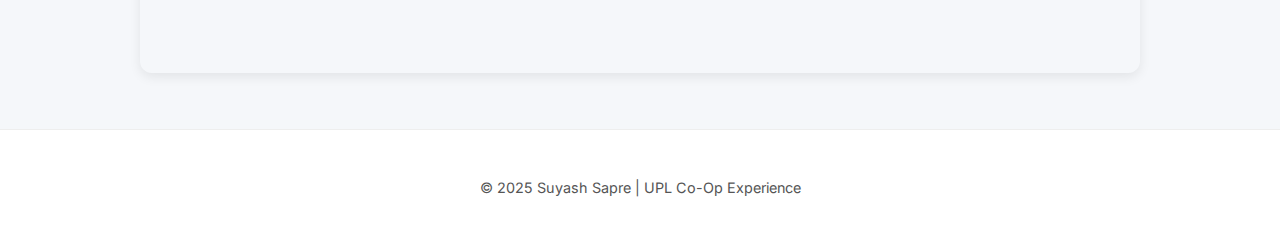
<file: upl-work.html>
<!DOCTYPE html>
<html lang="en">
<head>
  <meta charset="UTF-8" />
  <meta name="viewport" content="width=device-width, initial-scale=1.0"/>
  <title>UPL Co-Op Experience - Suyash Sapre</title>
  <link href="https://fonts.googleapis.com/css2?family=Inter:wght@400;600;700&display=swap" rel="stylesheet">
  <style>
    :root {
      --blue-dark: #004c8c;
      --blue: #0077cc;
      --blue-light: #e6f3ff;
      --gray-dark: #333;
      --gray: #555;
      --gray-light: #f5f7fa;
      --white: #fff;
    }

    body {
      font-family: 'Inter', sans-serif;
      margin: 0;
      padding: 0;
      background: var(--gray-light);
      color: var(--gray-dark);
      line-height: 1.6;
    }

    header {
      background: linear-gradient(135deg, var(--blue-dark), var(--blue));
      color: var(--white);
      padding: 3rem 2rem;
      text-align: center;
      border-bottom-left-radius: 40px;
      border-bottom-right-radius: 40px;
    }

    header h1 {
      font-size: 2.5rem;
      margin-bottom: 0.5rem;
    }

    header p {
      font-size: 1.1rem;
      opacity: 0.9;
    }

    .container {
      max-width: 1000px;
      margin: 2rem auto;
      padding: 0 1.5rem;
    }

    h2 {
      font-size: 1.8rem;
      margin: 2rem 0 1rem;
      color: var(--blue-dark);
    }

    h3 {
      margin-top: 1.5rem;
      color: var(--blue);
    }

    .highlight {
      background: var(--blue-light);
      padding: 1rem;
      border-radius: 12px;
      margin: 1.5rem 0;
    }

    iframe {
      margin-top: 1rem;
      border-radius: 12px;
      width: 100%;
      height: 480px;
      border: none;
      box-shadow: 0 4px 12px rgba(0,0,0,0.08);
    }

    footer {
      text-align: center;
      padding: 2rem;
      background: var(--white);
      margin-top: 3rem;
      border-top: 1px solid #eee;
      font-size: 0.9rem;
      color: var(--gray);
    }
  </style>
</head>
<body>
  <header>
    <h1>UPL – Supply Chain & Manufacturing Operations Co-Op</h1>
    <p>Jan 2024 – Aug 2025 | Raleigh & Cary, NC | On-site | 3 Rotations</p>
  </header>

  <div class="container">

    <section id="upl-experience">
    <h2>UPL – Supply Chain & Manufacturing Operations Co-Op</h2>
    <p><strong>Jan 2024 – Aug 2025 | Cary, NC | On-site | 3 Rotations</strong></p>
      <div class="highlight">
    <h3>Overall Summary</h3>
    <p>
      Across three rotations at UPL, I advanced from learning the fundamentals of distribution network design 
      to helping deliver high-impact projects in data accuracy, standardization, and national logistics strategy. 
      I created dashboards that improved executive visibility, standardized SAP specifications to ensure 
      reliable manufacturing data, and built a custom Streamlit app to automate Excel file comparisons for 
      tracking imports in real time. My final rotation focused on strategic warehouse network design, 
      where I modeled a nine-facility U.S. system, developed simulation tools, and launched dashboards that 
      reduced stranded inventory and improved service levels. Together, these experiences strengthened my 
      technical skills in Python, SAP, and data visualization, while also proving my ability to translate 
      complex data into actionable supply chain improvements.
    </p>
  </div>
    <h2>Rotation 1 – Distribution Network Foundations (Spring 2024)</h2>
    <p>• Entered the co-op by studying UPL’s North American distribution system, identifying inefficiencies in warehouse placement and product movement.</p>
    <p>• Designed and presented four dashboards visualizing warehouse KPIs and service-level performance, which became a key tool for network decision-making.</p>
    <p>• Learned how to use SAP ERP, Excel, and Python to build data pipelines that connected raw system data with visual insights.</p>

    <h2>Rotation 2 – Data Accuracy & Standardization (Spring–Summer 2025)</h2>
    <p>• BOM Loss Project: Audited 892 SKUs, corrected Bills of Materials, and standardized component loss percentages, reducing future misstatements in cost and inventory planning.</p>
    <p>• Finishing Specifications: Updated 128 private-label finishing specs, corrected SAP naming errors for 122 SKUs, and created 118 new specifications—bringing uniformity and accuracy across private-label production.</p>
    <p>• Built a Streamlit app that compares two Excel files and highlights changes. This solved a real issue for UPL, where tracking import files manually made it difficult to identify shifting POD dates, customs changes, or added delays.</p>

    <h2>Rotation 3 – National Warehousing & Distribution Strategy (Summer 2024 – Summer 2025)</h2>
    <p>• Modeled warehouse network options and finalized a 9-facility national design covering U.S. demand within 1–2 days.</p>
    <p>• Developed Python-based simulation tools that tested SKU placement, inventory alignment, and import strategies against historical and forecasted sales data.</p>
    <p>• Built real-time inventory dashboards to spot stranded stock and prevent stock-outs.</p>
    <p>• Created a seasonality dashboard to visualize SKU-level demand cycles and improve time-sensitive distribution decisions.</p>
    <p>• Demonstrated measurable value by reducing stranded inventory risk, improving service levels, and enabling proactive, data-driven distribution planning.</p>


</section>

    <div class="highlight">
      <h3>Key Skills Developed</h3>
      <p><strong>Technical:</strong> Python, SAP ERP, Data Visualization (Dashboards, Streamlit, Excel)</p>
      <p><strong>Analytical:</strong> Network design, BOM standardization, inventory simulation, demand seasonality</p>
      <p><strong>Professional:</strong> Cross-functional communication, project ownership, translating data into strategy</p>
    </div>

    <div class="highlight">
      <h3>Capstone Contributions</h3>
      <p>
        By the end of my co-op, I wasn’t just supporting projects—I was designing and automating tools that UPL could continue using to refine their supply chain strategies long after I left. My journey at UPL was one of learning how to take raw, messy data and transform it into insights, tools, and decisions that tangibly improved operations.
      </p>
    </div>

    <h2>Final Presentation</h2>
    <iframe src="https://docs.google.com/presentation/d/e/2PACX-1vQaUvWX-cMYF_B6xHQiko9Vr3kwVSE7N5By2fVWhJsEKzgXJmIcsT0cPc6h3aY_Uw/pubembed?start=false&loop=false&delayms=3000" frameborder="0" width="1920" height="1109" allowfullscreen="true" mozallowfullscreen="true" webkitallowfullscreen="true"></iframe>
    <h2>Excel Comparator App Demo</h2>
    <iframe 
        src="https://drive.google.com/file/d/1Cy1aAjHRssSWpCxibkIsxpCaenc8eXRs/preview" 
        width="640" 
        height="480" 
        allow="autoplay" 
        allowfullscreen>
    </iframe>

  </div>

  <footer>
    <p>© 2025 Suyash Sapre | UPL Co-Op Experience</p>
  </footer>
</body>
</html>
</file>
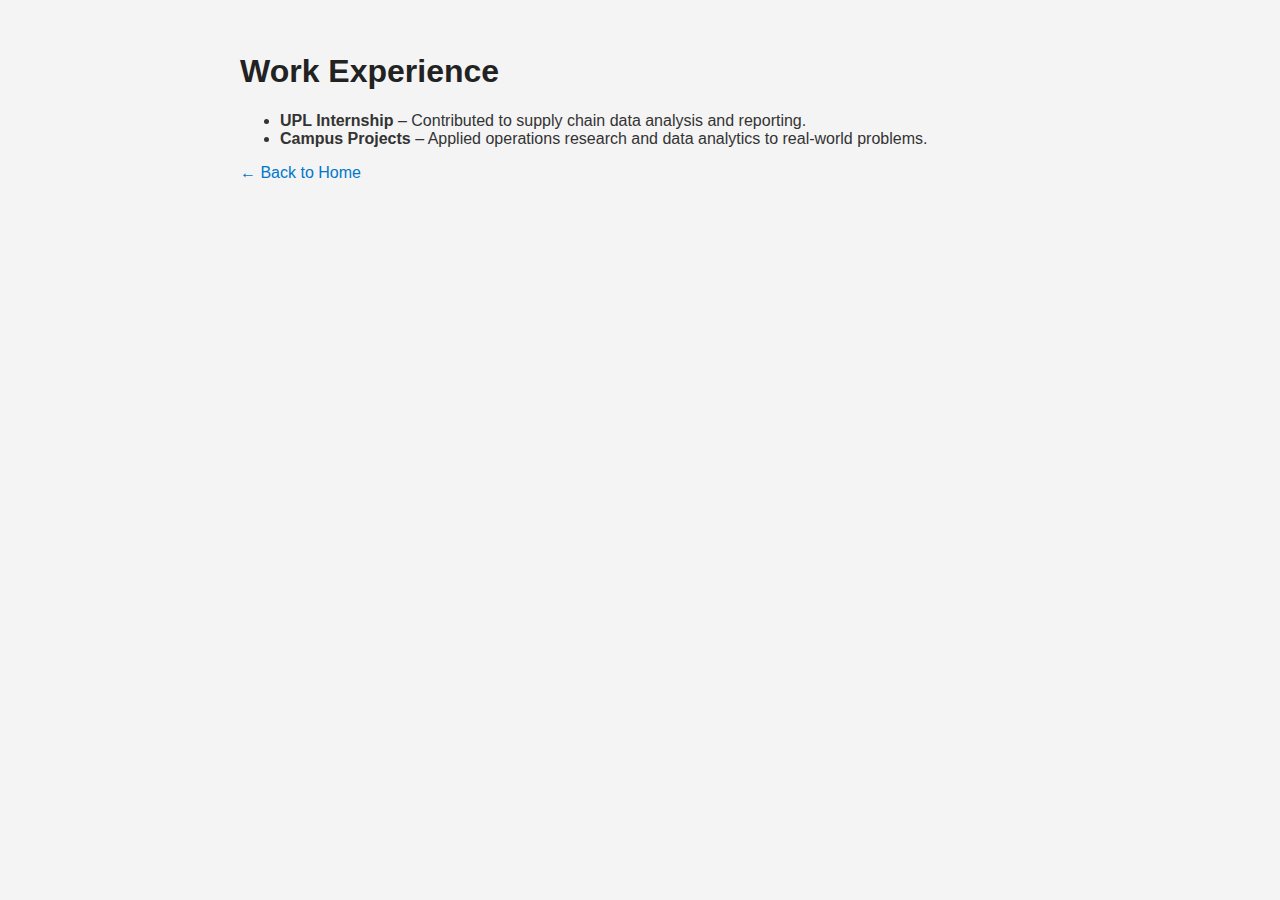
<file: work.html>
<!DOCTYPE html>
<html lang="en">
<head><meta charset="UTF-8"><title>Work Experience</title><link rel="stylesheet" href="style.css" /></head>
<body><h1>Work Experience</h1>
<ul>
  <li><strong>UPL Internship</strong> – Contributed to supply chain data analysis and reporting.</li>
  <li><strong>Campus Projects</strong> – Applied operations research and data analytics to real-world problems.</li>
</ul>
<a href="index.html">← Back to Home</a>
</body>
</html>
</file>
<file: style.css>
body { font-family: sans-serif; max-width: 800px; margin: auto; padding: 2rem; background: #f4f4f4; color: #333; }
a { color: #0077cc; text-decoration: none; }
a:hover { text-decoration: underline; }
h1 { color: #222; }
nav a { margin-right: 1rem; }
header { background: #fff; padding: 2rem; border-radius: 8px; box-shadow: 0 2px 4px rgba(0,0,0,0.1); }
</file>
